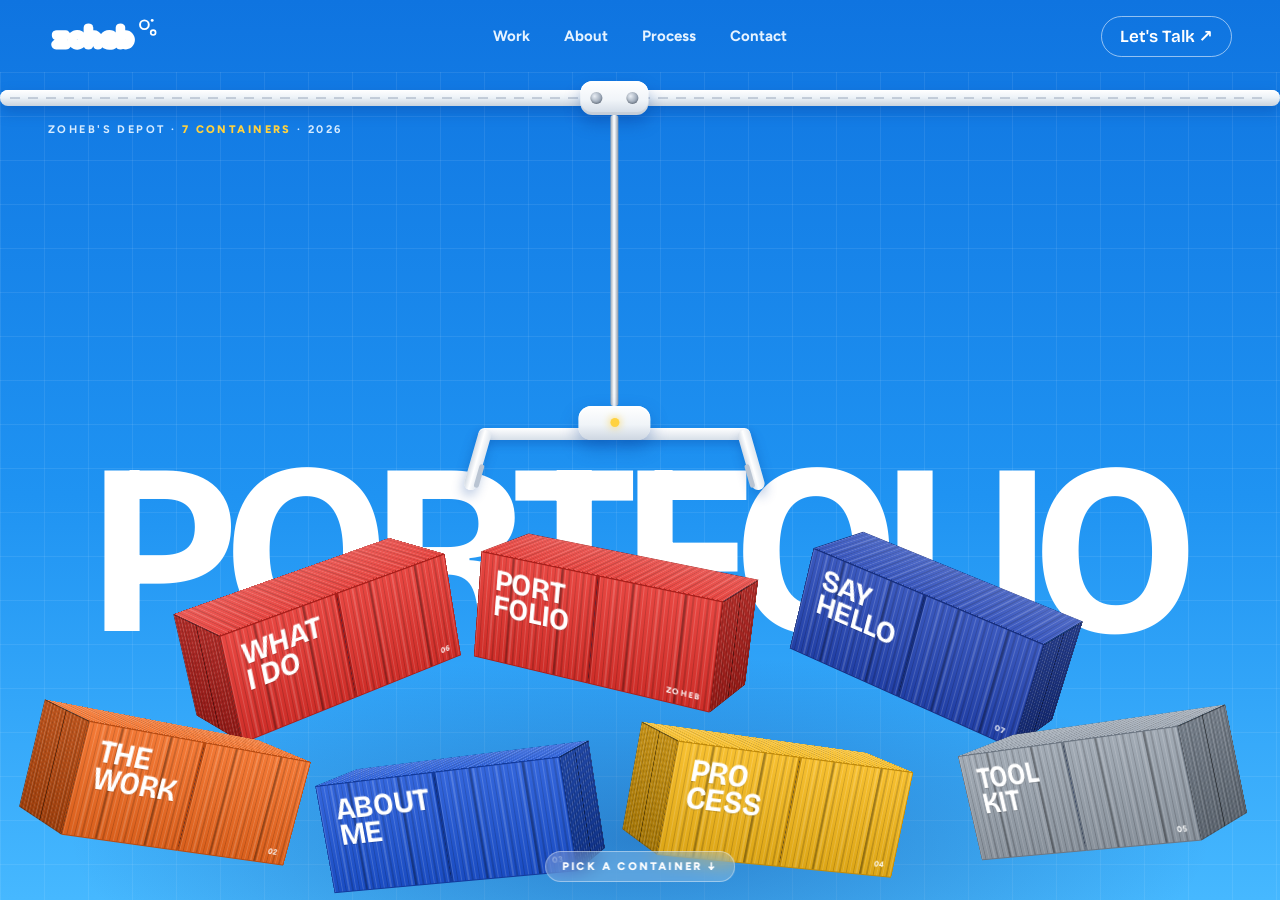
<file: index.html>
<!DOCTYPE html>
<html lang="en">
<head>
<meta charset="utf-8">
<meta name="viewport" content="width=device-width, initial-scale=1">
<title>Zoheb Ahmed · The Portfolio Depot</title>
<meta name="description" content="Zoheb Ahmed, MBA marketing graduate. A pile of shipping containers, each holding a piece of the portfolio.">
<meta property="og:title" content="Zoheb Ahmed · The Portfolio Depot">
<meta property="og:description" content="MBA marketing graduate. Click a container, the claw does the rest.">
<meta property="og:url" content="https://zohebahmed08.github.io/">
<meta property="og:type" content="website">
<link rel="icon" href="data:image/svg+xml,%3Csvg xmlns='http://www.w3.org/2000/svg' viewBox='0 0 64 64'%3E%3Crect width='64' height='64' rx='16' fill='%231f93f2'/%3E%3Ctext x='32' y='45' text-anchor='middle' font-family='Arial Rounded MT Bold,Arial,sans-serif' font-weight='700' font-size='40' fill='%23fff'%3Ez%3C/text%3E%3Ccircle cx='50' cy='14' r='5' fill='none' stroke='%23ffd23f' stroke-width='3'/%3E%3C/svg%3E">
<!-- Fontshare (loads when self-hosted; blocked on hosts that only allow Google Fonts) -->
<link rel="stylesheet" href="https://api.fontshare.com/v2/css?f[]=clash-display@600,700&f[]=cabinet-grotesk@400,500,700,800&display=swap">
<link rel="preconnect" href="https://fonts.googleapis.com">
<link rel="preconnect" href="https://fonts.gstatic.com" crossorigin>
<link rel="stylesheet" href="https://fonts.googleapis.com/css2?family=Bricolage+Grotesque:opsz,wght@12..96,600;12..96,700;12..96,800&family=Figtree:wght@400;500;700;800&family=Fredoka:wght@700&family=Instrument+Serif:ital@1&display=swap">
<style>
/* ---------- registered properties (animatable lengths/angles) ---------- */
@property --x   { syntax: '<length>'; inherits: false; initial-value: 0px; }
@property --y   { syntax: '<length>'; inherits: false; initial-value: 0px; }
@property --w   { syntax: '<length>'; inherits: true;  initial-value: 240px; }
@property --h   { syntax: '<length>'; inherits: true;  initial-value: 103px; }
@property --d   { syntax: '<length>'; inherits: true;  initial-value: 96px; }
@property --rx  { syntax: '<angle>';  inherits: false; initial-value: 0deg; }
@property --ry  { syntax: '<angle>';  inherits: false; initial-value: 0deg; }
@property --rz  { syntax: '<angle>';  inherits: false; initial-value: 0deg; }
@property --lift{ syntax: '<length>'; inherits: false; initial-value: 0px; }
@property --cx  { syntax: '<length>'; inherits: true;  initial-value: 0px; }
@property --hy  { syntax: '<length>'; inherits: true;  initial-value: 110px; }
@property --span{ syntax: '<length>'; inherits: true;  initial-value: 250px; }
@property --fl  { syntax: '<length>'; inherits: true;  initial-value: 56px; }

:root{
  --ease: cubic-bezier(.55,0,.25,1);
  --spring: cubic-bezier(.34,1.56,.64,1);
  --display: 'Clash Display','Bricolage Grotesque',system-ui,sans-serif;
  --body: 'Cabinet Grotesk','Figtree',system-ui,sans-serif;
  --serif: 'Instrument Serif',Georgia,serif;
  --yellow:#ffd23f;
  --pad:48px;
}
*{box-sizing:border-box}
html,body{margin:0;height:100%}
body{
  font-family:var(--body);
  color:#fff;
  overflow-x:hidden;
  background:linear-gradient(180deg,#0f74e0 0%,#1f93f2 55%,#46b8ff 100%) fixed;
  -webkit-font-smoothing:antialiased;
}
button{font:inherit;color:inherit}

/* ---------- nav ---------- */
.nav{
  height:72px; padding:0 var(--pad);
  display:grid; grid-template-columns:1fr auto 1fr; align-items:center;
}
.logo{display:block;width:112px;line-height:0;text-decoration:none}
.logo svg{width:100%;height:auto;filter:invert(1);mix-blend-mode:screen;display:block}
.links{display:flex;gap:6px;list-style:none;margin:0;padding:0}
.links button{
  background:none;border:0;cursor:pointer;
  font:700 15px/1 var(--body); color:#e6f3ff;
  padding:10px 14px;border-radius:999px;
  transition:background .2s,color .2s;
}
.links button:hover{background:rgba(255,255,255,.14);color:#fff}
.links button[aria-current="true"]{background:rgba(255,255,255,.2);color:#fff}
.links button:focus-visible,.talk:focus-visible,.logo:focus-visible{outline:3px solid var(--yellow);outline-offset:2px}
.talk{
  justify-self:end;white-space:nowrap;
  font:600 17px/1 var(--display); color:#fff; text-decoration:none;
  padding:11px 18px;border-radius:999px;border:1.5px solid rgba(255,255,255,.55);
  transition:background .2s,color .2s;
}
.talk:hover{background:#fff;color:#0f74e0}

/* ---------- stage ---------- */
.stage{
  position:relative; overflow:hidden;
  height:calc(100vh - 72px); height:calc(100svh - 72px); min-height:560px;
}
.stage::before{ /* blueprint grid */
  content:"";position:absolute;inset:0;pointer-events:none;
  background-image:
    linear-gradient(rgba(255,255,255,.08) 1px,transparent 1px),
    linear-gradient(90deg,rgba(255,255,255,.08) 1px,transparent 1px);
  background-size:44px 44px;
}
.backword{
  position:absolute;left:0;right:0;top:58%;transform:translateY(-50%);
  margin:0;text-align:center;pointer-events:none;user-select:none;
  font:700 clamp(90px,19vw,330px)/1 var(--display);letter-spacing:-.04em;
  color:#fff;white-space:nowrap;z-index:0;
}
.depot{
  position:absolute;left:var(--pad);top:52px;z-index:3;margin:0;
  font:700 11px/1 var(--body);letter-spacing:.22em;color:#d7ecff;
}
.depot b{color:var(--yellow);font-weight:800}
.floor{ /* soft shadow under the heap */
  position:absolute;left:5%;right:5%;bottom:-8%;height:38%;pointer-events:none;z-index:1;
  background:radial-gradient(ellipse at 50% 60%,rgba(8,50,130,.38),transparent 70%);
}
.hint{
  position:absolute;left:50%;bottom:18px;transform:translateX(-50%);z-index:900;
  margin:0;padding:9px 16px;border-radius:999px;
  font:800 11px/1 var(--body);letter-spacing:.2em;white-space:nowrap;
  background:rgba(255,255,255,.2);border:1px solid rgba(255,255,255,.4);
  -webkit-backdrop-filter:blur(10px);backdrop-filter:blur(10px);
  pointer-events:none;
}

/* ---------- rail + claw ---------- */
.claw{position:absolute;inset:0;pointer-events:none;z-index:800}
.rail{
  position:absolute;left:0;right:0;top:18px;height:16px;border-radius:8px;
  background:linear-gradient(180deg,#ffffff 0%,#eef3f8 45%,#c9d3de 100%);
  box-shadow:0 6px 14px rgba(6,60,150,.35),inset 0 1px 0 #fff;
}
.rail::after{
  content:"";position:absolute;left:10px;right:10px;top:7px;height:2px;
  background:repeating-linear-gradient(90deg,rgba(90,110,140,.28) 0 10px,transparent 10px 18px);
}
.trolley{
  position:absolute;left:0;top:0;width:0;height:0;
  transform:translateX(var(--cx));
  transition:--cx var(--dur,0ms) var(--ease),--hy var(--dur,0ms) var(--ease),
             --span var(--dur,0ms) var(--ease),--fl var(--dur,0ms) var(--ease);
}
.carriage{
  position:absolute;left:-34px;top:9px;width:68px;height:34px;border-radius:12px;
  background:linear-gradient(180deg,#fff 0%,#f1f5f9 55%,#cfd8e3 100%);
  box-shadow:0 8px 16px rgba(6,60,150,.35),inset 0 2px 0 #fff,inset 0 -3px 0 rgba(0,0,0,.06);
}
.carriage i{
  position:absolute;top:11px;width:12px;height:12px;border-radius:50%;
  background:radial-gradient(circle at 35% 35%,#e9eef4,#8d9aab 70%);
  box-shadow:inset 0 -1px 2px rgba(0,0,0,.25);
}
.carriage i:first-child{left:10px}.carriage i:last-child{right:10px}
.rod{
  position:absolute;left:-4px;top:43px;width:8px;
  height:max(0px,calc(var(--hy) - 34px - 43px));
  background:linear-gradient(90deg,#9aa6b4 0%,#ffffff 45%,#e3e9f0 60%,#8a96a5 100%);
  border-radius:3px;
}
.head{
  position:absolute;left:-36px;top:calc(var(--hy) - 34px);width:72px;height:34px;border-radius:13px;
  background:linear-gradient(180deg,#fff 0%,#f0f4f8 55%,#cdd6e1 100%);
  box-shadow:0 8px 18px rgba(6,60,150,.35),inset 0 2px 0 #fff;
}
.head::after{ /* little status light */
  content:"";position:absolute;left:50%;top:12px;width:9px;height:9px;margin-left:-4.5px;border-radius:50%;
  background:var(--yellow);box-shadow:0 0 8px var(--yellow);
}
.finger{position:absolute;top:calc(var(--hy) - 12px);width:calc(var(--span) / 2);height:12px}
.finger.l{right:0}
.finger.r{left:0}
.arm{
  position:absolute;inset:0;border-radius:6px;
  background:linear-gradient(180deg,#fff,#d7dfe8);
  box-shadow:0 4px 10px rgba(6,60,150,.3);
}
.tip{
  position:absolute;top:2px;width:13px;height:var(--fl);border-radius:7px 7px 8px 8px;
  background:linear-gradient(90deg,#d2dae4,#fff 45%,#dfe6ee);
  box-shadow:0 6px 12px rgba(6,60,150,.3);
  transform-origin:50% 4px;
  transition:transform .38s var(--spring);
}
.finger.l .tip{left:0}
.finger.r .tip{right:0}
.tip::after{ /* inward-facing pad */
  content:"";position:absolute;bottom:4px;width:5px;height:38%;border-radius:3px;background:#b9c4d2;
}
.finger.l .tip::after{right:-2px}
.finger.r .tip::after{left:-2px}
.claw.open .finger.l .tip{transform:rotate(16deg)}
.claw.open .finger.r .tip{transform:rotate(-16deg)}

/* ---------- containers ---------- */
.box{
  --c:#e5322d; --dk:#a91f1b; --accent:var(--c);
  --rib:calc(var(--w) * .03);
  --ribs:repeating-linear-gradient(90deg,
     rgba(255,255,255,.17) 0 calc(var(--rib) * .16),
     rgba(255,255,255,0) calc(var(--rib) * .16) calc(var(--rib) * .5),
     rgba(0,0,0,.17) calc(var(--rib) * .5) calc(var(--rib) * .7),
     rgba(0,0,0,0) calc(var(--rib) * .7) var(--rib));
  position:absolute;left:0;top:0;
  width:var(--w);height:var(--h);
  transform-style:preserve-3d;
  transform:
    translate(calc(var(--x) - var(--w) / 2), calc(var(--y) - var(--h) / 2 + var(--lift)))
    perspective(1500px)
    rotateX(var(--rx)) rotateY(var(--ry)) rotateZ(var(--rz));
  transition:
    --x var(--dur,0ms) var(--ease), --y var(--dur,0ms) var(--ease),
    --w var(--dur,0ms) var(--ease), --h var(--dur,0ms) var(--ease), --d var(--dur,0ms) var(--ease),
    --rx var(--dur,0ms) var(--ease), --ry var(--dur,0ms) var(--ease), --rz var(--dur,0ms) var(--ease),
    --lift .25s var(--ease);
  cursor:pointer;
}
.box.held{cursor:default}
.box:not(.held):hover,.box:not(.held):focus-within{--lift:-10px}

.face{position:absolute;left:0;top:0;backface-visibility:hidden;-webkit-backface-visibility:hidden}
.f-front{width:var(--w);height:var(--h);transform:translateZ(calc(var(--d) / 2));transform-style:preserve-3d;backface-visibility:visible;pointer-events:none}
.f-front > *{pointer-events:auto}
.f-back{width:var(--w);height:var(--h);transform:rotateY(180deg) translateZ(calc(var(--d) / 2));
  background:linear-gradient(rgba(0,0,0,.22),rgba(0,0,0,.22)),var(--ribs),var(--c);border:1px solid var(--dk)}
.f-end{width:var(--d);height:var(--h);left:calc((var(--w) - var(--d)) / 2);
  background:
    linear-gradient(90deg,transparent 48.5%,rgba(0,0,0,.4) 48.5% 51.5%,transparent 51.5%),
    linear-gradient(180deg,rgba(255,255,255,.06),rgba(0,0,0,.14)),
    var(--ribs),var(--dk);
  border:1px solid rgba(0,0,0,.35)}
.f-left{transform:rotateY(-90deg) translateZ(calc(var(--w) / 2))}
.f-right{transform:rotateY(90deg) translateZ(calc(var(--w) / 2))}
.f-top,.f-bottom{width:var(--w);height:var(--d);top:calc((var(--h) - var(--d)) / 2);border:1px solid var(--dk)}
.f-top{transform:rotateX(90deg) translateZ(calc(var(--h) / 2));
  background:linear-gradient(rgba(255,255,255,.2),rgba(255,255,255,.1)),var(--ribs),var(--c)}
.f-bottom{transform:rotateX(-90deg) translateZ(calc(var(--h) / 2));
  background:linear-gradient(rgba(0,0,0,.35),rgba(0,0,0,.35)),var(--c)}

/* interior wall + content */
.inner{
  position:absolute;inset:0;transform:translateZ(-3px);
  border:calc(var(--h) * .04) solid var(--dk);
  background:
    repeating-linear-gradient(90deg,rgba(255,255,255,.035) 0 calc(var(--rib) * .2),transparent calc(var(--rib) * .2) var(--rib)),
    radial-gradient(ellipse at 50% 35%,#17295a 0%,#0b1633 72%);
  box-shadow:inset 0 0 calc(var(--h) * .22) rgba(0,0,0,.65);
  display:grid;place-items:center;text-align:center;
  padding:5% 8%;
  font-size:calc(var(--h) * .066);
  color:#dfe7f5;
}
.content{opacity:0;transition:opacity .35s ease;max-width:34em}
.box.open .content{opacity:1;transition:opacity .45s ease .3s}
.kicker{margin:0 0 .55em;font:800 .62em/1 var(--body);letter-spacing:.2em;color:var(--accent)}
.content h2{margin:0 0 .4em;font:600 2.05em/1 var(--display);letter-spacing:-.02em;color:#fff;outline:none}
.content h2 em{font:italic 400 1.12em/1 var(--serif);color:var(--accent);letter-spacing:0}
.content p{margin:0;font-size:.92em;line-height:1.42;color:#d6e0f1}
.list{list-style:none;margin:0;padding:0;font-size:.9em;line-height:1.35;text-align:left;display:inline-grid;gap:.38em}
.list b{color:#fff;font-weight:800}
.list span{color:#aebbd3}
.list .n{color:var(--accent);font-weight:800;margin-right:.35em}
.chips{display:flex;flex-wrap:wrap;justify-content:center;gap:.42em;margin:0;padding:0;list-style:none}
.chips li{font:700 .8em/1 var(--body);padding:.5em .95em;border-radius:999px;border:1px solid rgba(255,255,255,.28);background:rgba(255,255,255,.07);color:#fff}
.mail{
  display:inline-block;margin-top:.85em;padding:.62em 1.15em;border-radius:999px;
  background:var(--c);color:#fff;text-decoration:none;font:800 .82em/1 var(--body);letter-spacing:.01em;
  box-shadow:0 .3em .9em rgba(0,0,0,.35);
}
.mail:hover{filter:brightness(1.12)}
.addr{margin:.5em 0 0 !important;font-size:.78em !important;color:#aebbd3 !important;user-select:all}
.socials{margin:.45em 0 0 !important;display:flex;gap:1.1em;justify-content:center;font-size:.8em !important}
.socials a{color:#fff;font-weight:800;text-decoration:none;border-bottom:1px solid rgba(255,255,255,.35)}
.socials a:hover{border-color:#fff}
.list.work a{display:block;color:inherit;text-decoration:none;padding:.18em .5em;margin:0 -.5em;border-radius:.4em;transition:background .2s}
.list.work a:hover{background:rgba(255,255,255,.08)}
.list.work a:focus-visible{outline:2px solid var(--yellow)}
.list.work i{font-style:normal;color:var(--accent);font-weight:800;margin-left:.2em}
.note{margin-top:.55em !important;font-size:.68em !important;letter-spacing:.14em;text-transform:uppercase;color:#8fa0bf !important;font-weight:700}
.socials a:focus-visible{outline:2px solid var(--yellow);outline-offset:3px}
.mail:focus-visible{outline:2px solid var(--yellow);outline-offset:3px}

/* doors */
.door{position:absolute;top:0;width:calc(var(--w) / 2);height:100%;transform-style:preserve-3d;
  transition:transform .45s var(--ease)}
.door.l{left:0;transform-origin:0 50%}
.door.r{right:0;transform-origin:100% 50%}
.box.open .door{transition:transform .75s cubic-bezier(.3,1.35,.5,1)}
.box.open .door.l{transform:rotateY(-122deg)}
.box.open .door.r{transform:rotateY(122deg)}
.door .out,.door .in{position:absolute;inset:0;backface-visibility:hidden;-webkit-backface-visibility:hidden}
.door .out{
  overflow:hidden;
  background:
    linear-gradient(90deg,transparent 27%,rgba(0,0,0,.22) 27% 29.5%,transparent 29.5% 70.5%,rgba(0,0,0,.22) 70.5% 73%,transparent 73%),
    linear-gradient(180deg,rgba(255,255,255,.1),rgba(0,0,0,.1)),
    var(--ribs),var(--c);
  border:1px solid var(--dk);
}
.door.l .out{border-right:calc(var(--w) * .006 + 1px) solid var(--dk)}
.door.r .out{border-left:calc(var(--w) * .006 + 1px) solid var(--dk)}
.door .in{transform:rotateY(180deg);
  background:linear-gradient(rgba(0,0,0,.28),rgba(0,0,0,.28)),var(--ribs),var(--dk);border:1px solid rgba(0,0,0,.4)}
.lbl{
  position:absolute;top:calc(var(--h) * .11);left:calc(var(--w) * .065);
  margin:0;white-space:nowrap;pointer-events:none;
  font:700 calc(var(--h) * var(--lk,.28))/.84 var(--display);letter-spacing:-.01em;
  text-transform:uppercase;color:#fff;
  text-shadow:0 1px 0 rgba(0,0,0,.12);
}
.door.r .lbl{left:calc(var(--w) * .065 - var(--w) / 2)}
.tag{
  position:absolute;right:calc(var(--w) * .035);bottom:calc(var(--h) * .07);
  font:800 calc(var(--h) * .075)/1 var(--body);letter-spacing:.2em;color:rgba(255,255,255,.9);
}
.hit{
  position:absolute;inset:0;transform:translateZ(2px);
  background:transparent;border:0;padding:0;margin:0;cursor:pointer;border-radius:2px;
}
.hit:focus-visible{outline:3px solid var(--yellow);outline-offset:calc(var(--h) * -.06)}
.box.open .hit{pointer-events:none}

/* ---------- phones ---------- */
@media (max-width:700px){
  :root{--pad:14px}
  .nav{height:auto;padding:10px var(--pad) 6px;grid-template-columns:1fr auto;row-gap:6px}
  .logo{width:92px}
  .nav > nav{grid-column:1 / -1;grid-row:2}
  .links{justify-content:center;gap:0}
  .links button{padding:9px 12px}
  .talk{grid-column:2;grid-row:1;font-size:15px;padding:9px 14px}
  .stage{height:calc(100vh - 104px);height:calc(100svh - 104px);min-height:600px}
  .depot,.hint{display:none}
  .box{--lk:.25}
  .inner{padding:3% 6%}
  .list.work span{display:none}
  .content .addr{display:none}
  .content h2{margin-bottom:.3em}
}

/* ---------- reduced motion ---------- */
@media (prefers-reduced-motion: reduce){
  .box,.trolley,.door,.box.open .door,.tip,.content,.box.open .content,.links button,.talk{transition:none !important}
}
.sr{position:absolute;width:1px;height:1px;overflow:hidden;clip:rect(0 0 0 0);white-space:nowrap}
</style>
</head>
<body>

<header class="nav">
  <a class="logo" href="#" aria-label="Zoheb, home">
    <!-- Bubbly logo: drawn black-on-white, shown white on blue via invert + screen -->
    <svg viewBox="0 0 230 84" role="img" aria-hidden="true">
      <rect width="230" height="84" fill="#fff"/>
      <g font-family="Fredoka, 'Arial Rounded MT Bold', 'Varela Round', sans-serif" font-weight="700" font-size="60">
        <text x="10" y="64" fill="#000" stroke="#000" stroke-width="9" stroke-linejoin="round" paint-order="stroke">zoheb</text>
      </g>
      <circle cx="198" cy="18" r="9" fill="none" stroke="#000" stroke-width="4"/>
      <circle cx="216" cy="34" r="5" fill="none" stroke="#000" stroke-width="3.5"/>
      <circle cx="214" cy="9" r="3" fill="#000"/>
    </svg>
  </a>
  <nav aria-label="Sections">
    <ul class="links">
      <li><button type="button" data-go="1">Work</button></li>
      <li><button type="button" data-go="2">About</button></li>
      <li><button type="button" data-go="3">Process</button></li>
      <li><button type="button" data-go="6">Contact</button></li>
    </ul>
  </nav>
  <a class="talk" href="mailto:zohebahmed893@gmail.com" title="zohebahmed893@gmail.com">Let's Talk ↗</a>
</header>

<main class="stage" id="stage">
  <h1 class="sr">Zoheb Ahmed · Portfolio</h1>
  <p class="backword" aria-hidden="true">PORTFOLIO</p>
  <p class="depot" aria-hidden="true">ZOHEB'S DEPOT · <b>7 CONTAINERS</b> · 2026</p>
  <div class="floor" aria-hidden="true"></div>
  <div id="pile"></div>
  <div class="claw open" id="claw" aria-hidden="true">
    <div class="rail"></div>
    <div class="trolley" id="trolley">
      <div class="carriage"><i></i><i></i></div>
      <div class="rod"></div>
      <div class="finger l"><div class="arm"></div><div class="tip"></div></div>
      <div class="finger r"><div class="arm"></div><div class="tip"></div></div>
      <div class="head"></div>
    </div>
  </div>
  <p class="hint" aria-hidden="true">PICK A CONTAINER ↓</p>
  <p class="sr" id="live" aria-live="polite"></p>
</main>

<script>
(() => {
  /* ---------------- content ---------------- */
  const EMAIL = 'zohebahmed893@gmail.com';
  const BOXES = [
    { c:'#e5322d', dk:'#a91f1b', l:['Port','folio'], tag:'ZOHEB', name:'Portfolio',
      html:`<p class="kicker">01 / HELLO</p>
        <h2>Hi, I'm <em>Zoheb.</em></h2>
        <p>An MBA marketing graduate with a curious mind, turning customer insight into brands people remember. Every container in the pile holds a piece of my work.</p>` },
    { c:'#f26a1f', dk:'#b84a10', l:['The','work'], tag:'02', name:'The work',
      html:`<p class="kicker">02 / SELECTED WORK</p>
        <h2>The <em>work.</em></h2>
        <ul class="list work">
          <li><a href="work/pav-bhaji-repositioning.html"><b>Brand repositioning plan</b> <span>· a pav bhaji chain levels up</span> <i>→</i></a></li>
          <li><a href="work/filter-coffee-gtm.html"><b>Go-to-market playbook</b> <span>· launching a filter-coffee kit</span> <i>→</i></a></li>
          <li><a href="work/cafe-instagram-audit.html"><b>Campaign audit</b> <span>· a café's Instagram, fixed</span> <i>→</i></a></li>
        </ul>
        <p class="note">Concept case studies · tap one to read</p>` },
    { c:'#1d55d8', dk:'#123a9c', accent:'#5b8cff', l:['About','me'], tag:'03', name:'About me',
      html:`<p class="kicker">03 / ABOUT ME</p>
        <h2>A little <em>about</em> me.</h2>
        <p>BTech CSE turned MBA marketer: I used to debug code, now I debug funnels. I run on coffee (no strong opinions before cup two) and pav bhaji (extra butter, zero regrets). Ask me why a midnight pav bhaji queue beats most marketing textbooks.</p>` },
    { c:'#f6b919', dk:'#c08a0a', l:['Pro','cess'], tag:'04', name:'Process',
      html:`<p class="kicker">04 / PROCESS</p>
        <h2>How I <em>work.</em></h2>
        <ul class="list">
          <li><span class="n">01</span><b>Listen</b> <span>· start with the customer and the brief</span></li>
          <li><span class="n">02</span><b>Plan</b> <span>· research, positioning and the right channels</span></li>
          <li><span class="n">03</span><b>Launch &amp; learn</b> <span>· ship it, read the numbers, improve</span></li>
        </ul>` },
    { c:'#97a1ad', dk:'#6c7682', accent:'#b9c2cd', l:['Tool','kit'], tag:'05', name:'Toolkit',
      html:`<p class="kicker">05 / TOOLKIT</p>
        <h2>What's in the <em>box.</em></h2>
        <ul class="chips"><li>Google Analytics</li><li>Meta Ads Manager</li><li>SEO</li><li>Canva</li><li>Excel</li><li>SQL</li></ul>` },
    { c:'#e5322d', dk:'#a91f1b', accent:'#ff5a54', l:['What','I do'], tag:'06', name:'What I do',
      html:`<p class="kicker">06 / WHAT I DO</p>
        <h2>What I <em>do.</em></h2>
        <ul class="chips"><li>Brand strategy</li><li>Performance marketing</li><li>Marketing analytics</li><li>Content &amp; SEO</li></ul>` },
    { c:'#2546b8', dk:'#172f80', accent:'#6f8cff', l:['Say','hello'], tag:'07', name:'Say hello',
      html:`<p class="kicker">07 / SAY HELLO</p>
        <h2>Got an <em>idea?</em></h2>
        <p>Have a project in mind, a half-formed idea, or just want to say hi?</p>
        <a class="mail" href="mailto:${EMAIL}?subject=Hello%20Zoheb">✉ Email me</a>
        <p class="addr">${EMAIL}</p>
        <p class="socials"><a href="https://www.linkedin.com/in/zoheb8/" target="_blank" rel="noopener">LinkedIn ↗</a><a href="https://github.com/zohebahmed08" target="_blank" rel="noopener">GitHub ↗</a></p>` },
  ];
  // x, y (fractions of stage), rotateX, rotateY, rotateZ
  const PILE_D = [[.48,.66,-14,-24,6],[.13,.86,-16,28,16],[.36,.90,-12,-20,-10],[.60,.88,-14,24,12],[.86,.86,-16,-30,-14],[.25,.68,-14,30,-12],[.73,.68,-14,-26,16]];
  const PILE_M = [[.50,.64,-14,-22,5],[.17,.91,-16,26,12],[.50,.93,-12,-18,-8],[.84,.90,-14,22,10],[.20,.77,-16,-26,-10],[.52,.79,-14,26,-9],[.82,.76,-14,-24,12]];

  const KEYS = ['', 'work', 'about', 'process', 'toolkit', 'services', 'contact'];
  /* ---------------- refs + helpers ---------------- */
  const stage = document.getElementById('stage');
  const pileEl = document.getElementById('pile');
  const claw = document.getElementById('claw');
  const trolley = document.getElementById('trolley');
  const live = document.getElementById('live');
  const navBtns = [...document.querySelectorAll('[data-go]')];
  const RM = matchMedia('(prefers-reduced-motion: reduce)');
  const MOB = matchMedia('(max-width: 700px)');
  const px = v => v.toFixed(2) + 'px';
  const frame = () => new Promise(r => requestAnimationFrame(() => requestAnimationFrame(r)));
  const T = ms => RM.matches ? frame() : new Promise(r => setTimeout(r, ms));
  const D = ms => RM.matches ? 0 : ms;

  /* ---------------- build containers ---------------- */
  const els = BOXES.map((b, i) => {
    const el = document.createElement('div');
    el.className = 'box';
    el.style.setProperty('--c', b.c);
    el.style.setProperty('--dk', b.dk);
    if (b.accent) el.style.setProperty('--accent', b.accent);
    const lbl = `<p class="lbl">${b.l[0]}<br>${b.l[1]}</p>`;
    const hid = `box-h-${i}`;
    el.innerHTML = `
      <div class="face f-back"></div>
      <div class="face f-end f-left"></div>
      <div class="face f-end f-right"></div>
      <div class="face f-top"></div>
      <div class="face f-bottom"></div>
      <div class="face f-front">
        <section class="inner" inert aria-labelledby="${hid}"><div class="content">${b.html}</div></section>
        <div class="door l" aria-hidden="true"><div class="out">${lbl}</div><div class="in"></div></div>
        <div class="door r" aria-hidden="true"><div class="out">${lbl}<span class="tag">${b.tag}</span></div><div class="in"></div></div>
        <button class="hit" type="button" aria-expanded="false" aria-label="Open the ${b.name} container"></button>
      </div>`;
    const h2 = el.querySelector('h2');
    h2.id = hid; h2.tabIndex = -1;
    el.addEventListener('click', () => { if (held !== i || !isOpen) request(i, true); });
    pileEl.appendChild(el);
    return el;
  });

  /* ---------------- geometry ---------------- */
  let G;
  function measure() {
    const sw = stage.clientWidth, sh = stage.clientHeight, mob = MOB.matches;
    let W, H, Dp, scale;
    if (mob) { W = Math.min(170, sw * .38); H = W * .6;  Dp = W * .56; scale = 2.4; }
    else     { W = Math.max(200, Math.min(310, sw * .2)); H = W * .43; Dp = W * .4; scale = 1.95; }
    const liftTop = 92;
    scale = Math.min(scale, (sw * .94) / W, (sh * .42) / H);
    const pile = (mob ? PILE_M : PILE_D).map(([fx, fy, rx, ry, rz]) => ({ x: fx * sw, y: fy * sh, rx, ry, rz }));
    const minTop = Math.min(...pile.map(p => p.y - H / 2));
    G = { sw, sh, W, H, Dp, scale, liftTop, pile,
          safeY: Math.max(liftTop, minTop - H * .9 - 24),
          lift: { x: sw / 2, w: W * scale, h: H * scale, d: Dp * scale, rx: -7, ry: -11, rz: 0 } };
    G.lift.y = liftTop + G.lift.h / 2;
  }
  function pilePose(i) { const p = G.pile[i]; return { ...p, w: G.W, h: G.H, d: G.Dp }; }

  function setBox(i, p, ms) {
    const s = els[i].style;
    s.setProperty('--dur', D(ms) + 'ms');
    s.setProperty('--x', px(p.x)); s.setProperty('--y', px(p.y));
    s.setProperty('--w', px(p.w)); s.setProperty('--h', px(p.h)); s.setProperty('--d', px(p.d));
    s.setProperty('--rx', p.rx + 'deg'); s.setProperty('--ry', p.ry + 'deg'); s.setProperty('--rz', p.rz + 'deg');
  }
  const clawState = { x: 0, hy: 110, span: 260, fl: 60 };
  function setClaw(p, ms) {
    Object.assign(clawState, p);
    const s = trolley.style;
    s.setProperty('--dur', D(ms) + 'ms');
    s.setProperty('--cx', px(clawState.x)); s.setProperty('--hy', px(clawState.hy));
    s.setProperty('--span', px(clawState.span)); s.setProperty('--fl', px(clawState.fl));
  }
  const grip = (w, h) => ({ span: w * 1.06, fl: h * .56 });
  const openFingers = on => claw.classList.toggle('open', on);
  function zOf(i) { els[i].style.zIndex = held === i ? 700 : 10 + Math.round(G.pile[i].y); }

  /* ---------------- doors ---------------- */
  function setOpen(i, on) {
    const el = els[i];
    el.classList.toggle('open', on);
    el.classList.toggle('held', held === i);
    el.querySelector('.inner').inert = !on;
    const hit = el.querySelector('.hit');
    hit.setAttribute('aria-expanded', on);
    hit.tabIndex = on ? -1 : 0;
    navBtns.forEach(b => b.setAttribute('aria-current', on && +b.dataset.go === i ? 'true' : 'false'));
  }

  /* ---------------- pick sequence ---------------- */
  let held = null, isOpen = false, busy = false, pending = null, pendingFocus = false, dirty = false;
  function request(i, focus) { pending = i; pendingFocus = !!focus; if (!busy) pump(); }
  async function pump() {
    busy = true;
    while (pending !== null) { const t = pending, f = pendingFocus; pending = null; await pick(t, f); }
    busy = false;
    if (dirty) { dirty = false; relayout(); }
  }
  async function pick(i, focus) {
    if (held === i) {
      if (!isOpen) { setOpen(i, true); isOpen = true; await T(750); }
      if (focus) els[i].querySelector('h2').focus({ preventScroll: true });
      return;
    }
    // 1. put the current box back
    if (held !== null) {
      const h = held;
      setOpen(h, false); isOpen = false;
      await T(450);
      const p = pilePose(h);
      setClaw({ x: p.x, hy: p.y - G.H / 2, ...grip(G.W, G.H) }, 850);
      setBox(h, p, 850);
      await T(850);
      openFingers(true);
      held = null; els[h].classList.remove('held'); zOf(h);
      await T(240);
    }
    const p = pilePose(i);
    // 2. travel
    openFingers(true);
    setClaw({ x: p.x, hy: G.safeY, ...grip(G.W, G.H) }, 750);
    await T(750);
    // 3. drop
    setClaw({ hy: p.y - G.H / 2 }, 560);
    await T(560);
    // 4. grip
    openFingers(false);
    await T(240);
    held = i; zOf(i); els[i].classList.add('held');
    // 5. lift + grow + straighten
    const L = G.lift;
    setClaw({ x: L.x, hy: G.liftTop, ...grip(L.w, L.h) }, 950);
    setBox(i, L, 950);
    await T(950);
    // 6. doors
    setOpen(i, true); isOpen = true;
    live.textContent = BOXES[i].name + ' container open';
    try { history.replaceState(null, '', KEYS[i] ? '#' + KEYS[i] : location.pathname); } catch (e) {}
    await T(750);
    // 7. focus
    if (focus) els[i].querySelector('h2').focus({ preventScroll: true });
  }

  /* ---------------- layout / resize ---------------- */
  function relayout() {
    measure();
    els.forEach((_, i) => { if (i !== held) { setBox(i, pilePose(i), 0); } zOf(i); });
    if (held !== null) {
      setBox(held, G.lift, 0);
      setClaw({ x: G.lift.x, hy: G.liftTop, ...grip(G.lift.w, G.lift.h) }, 0);
    } else {
      setClaw({ x: G.sw / 2, hy: G.safeY, ...grip(G.W, G.H) }, 0);
    }
  }
  let rt;
  addEventListener('resize', () => {
    clearTimeout(rt);
    rt = setTimeout(() => { if (busy) dirty = true; else relayout(); }, 120);
  });

  navBtns.forEach(b => b.addEventListener('click', () => request(+b.dataset.go, true)));
  document.querySelector('.logo').addEventListener('click', e => { e.preventDefault(); request(0, true); });
  addEventListener('keydown', e => { if (e.key === 'Escape') request(0, true); });

  /* ---------------- start ---------------- */
  measure();
  els.forEach((_, i) => { setBox(i, pilePose(i), 0); zOf(i); });
  setClaw({ x: G.sw / 2, hy: G.safeY, ...grip(G.W, G.H) }, 0);
  const fromHash = KEYS.indexOf(location.hash.slice(1));
  setTimeout(() => request(fromHash > 0 ? fromHash : 0, false), 500);
  addEventListener('hashchange', () => { const k = KEYS.indexOf(location.hash.slice(1)); if (k >= 0) request(k, false); });
})();
</script>
</body>
</html>
</file>
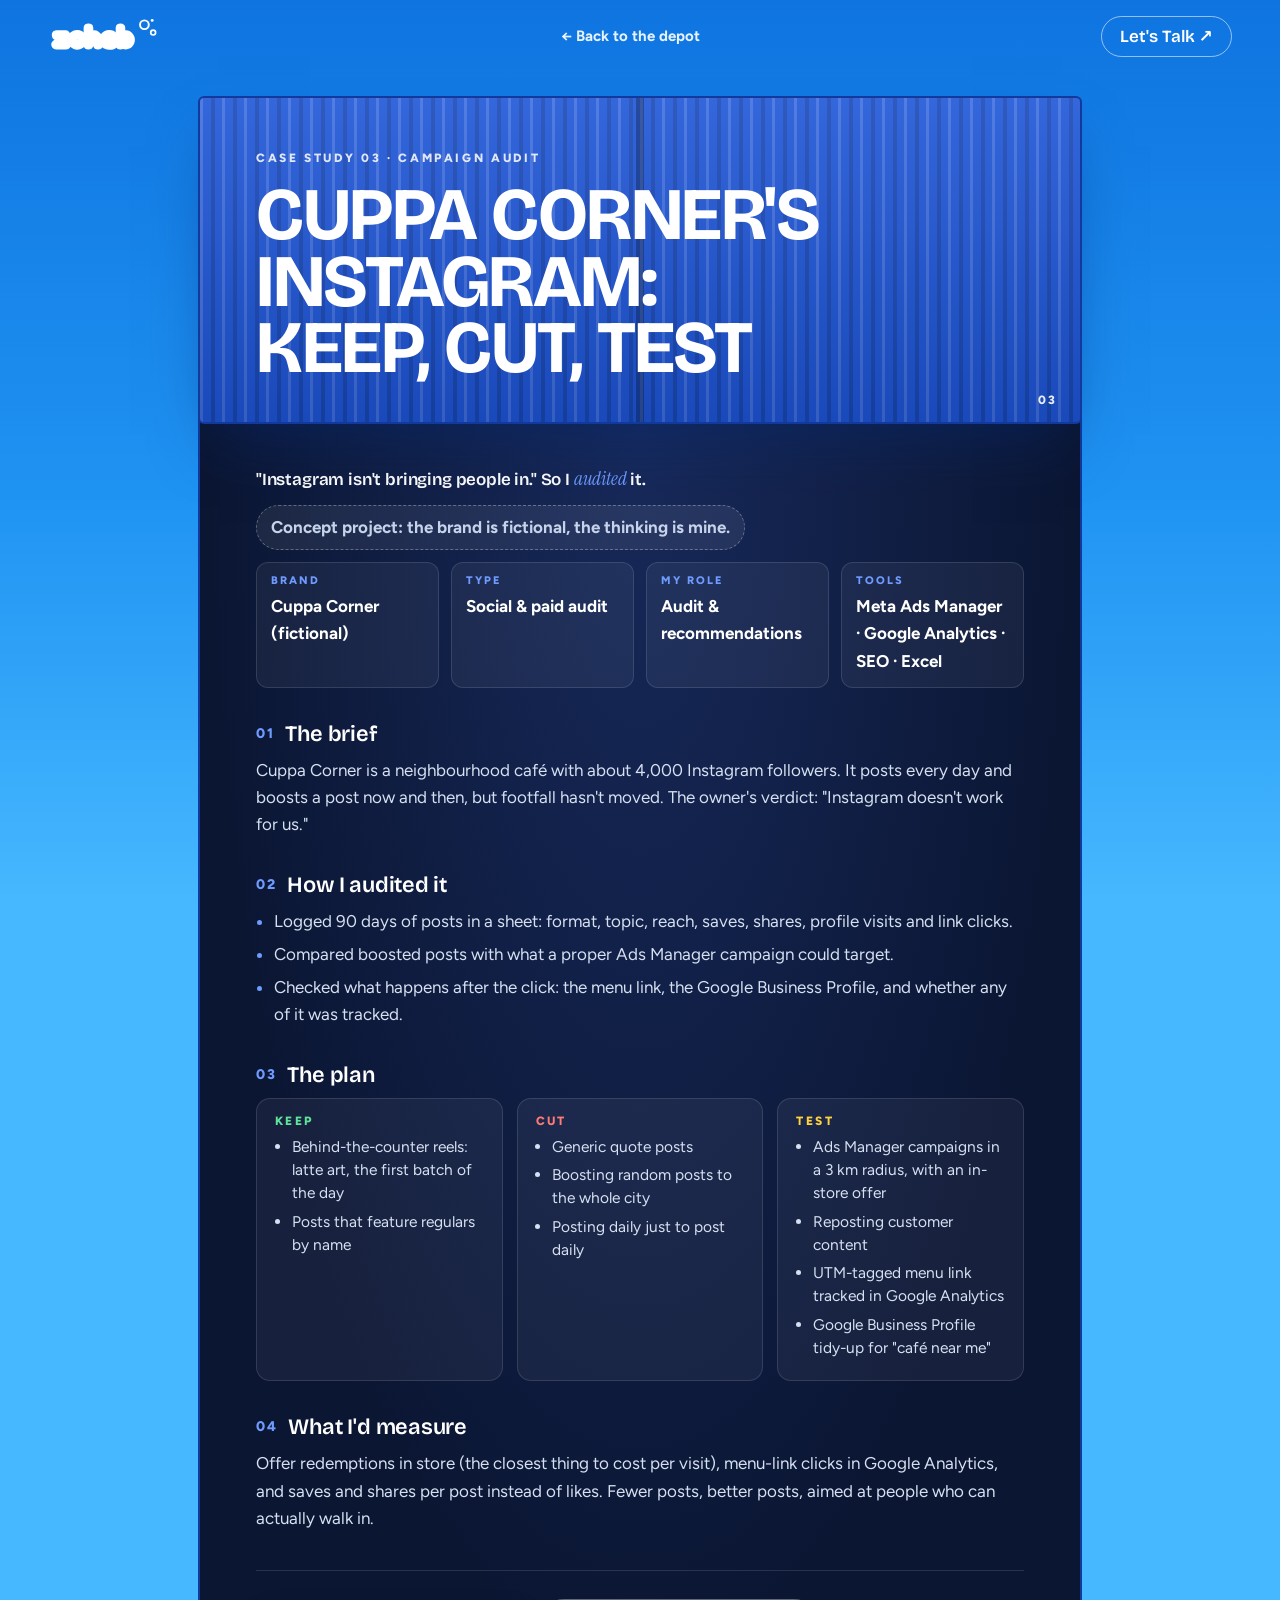
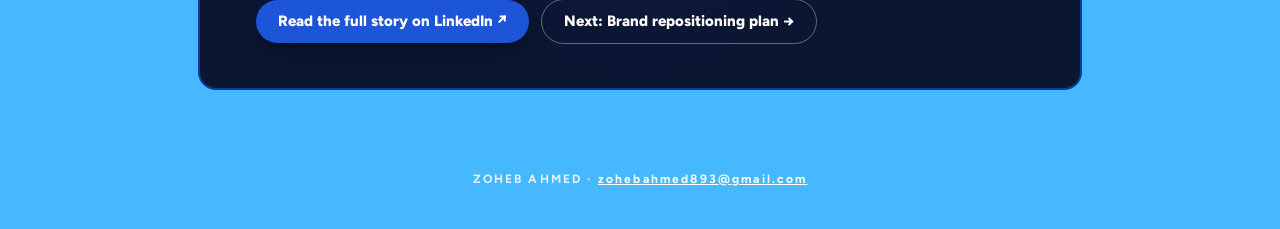
<file: work/cafe-instagram-audit.html>
<!DOCTYPE html>
<html lang="en">
<head>
<meta charset="utf-8">
<meta name="viewport" content="width=device-width, initial-scale=1">
<title>Campaign audit · Zoheb Ahmed</title>
<meta name="description" content="Concept case study: auditing a fictional neighbourhood café's Instagram and Meta ads, and turning it into a keep / cut / test plan.">
<meta property="og:title" content="Campaign audit: Cuppa Corner's Instagram: keep, cut, test">
<meta property="og:description" content="Concept case study: auditing a fictional neighbourhood café's Instagram and Meta ads, and turning it into a keep / cut / test plan.">
<meta property="og:url" content="https://zohebahmed08.github.io/work/cafe-instagram-audit.html">
<meta property="og:type" content="article">
<link rel="icon" href="data:image/svg+xml,%3Csvg xmlns='http://www.w3.org/2000/svg' viewBox='0 0 64 64'%3E%3Crect width='64' height='64' rx='16' fill='%231f93f2'/%3E%3Ctext x='32' y='45' text-anchor='middle' font-family='Arial Rounded MT Bold,Arial,sans-serif' font-weight='700' font-size='40' fill='%23fff'%3Ez%3C/text%3E%3Ccircle cx='50' cy='14' r='5' fill='none' stroke='%23ffd23f' stroke-width='3'/%3E%3C/svg%3E">
<link rel="stylesheet" href="https://api.fontshare.com/v2/css?f[]=clash-display@600,700&f[]=cabinet-grotesk@400,500,700,800&display=swap">
<link rel="stylesheet" href="https://fonts.googleapis.com/css2?family=Bricolage+Grotesque:opsz,wght@12..96,600;12..96,700&family=Figtree:wght@400;500;700;800&family=Fredoka:wght@700&family=Instrument+Serif:ital@1&display=swap">
<link rel="stylesheet" href="case.css">
</head>
<body style="--c:#1d55d8;--dk:#123a9c;--accent:#6f9bff;--ink:#fff">
<header class="nav">
  <a class="logo" href="../" aria-label="Zoheb, home"><svg viewBox="0 0 230 84" aria-hidden="true"><rect width="230" height="84" fill="#fff"/><text x="10" y="64" font-family="Fredoka, 'Arial Rounded MT Bold', sans-serif" font-weight="700" font-size="60" fill="#000" stroke="#000" stroke-width="9" stroke-linejoin="round" paint-order="stroke">zoheb</text><circle cx="198" cy="18" r="9" fill="none" stroke="#000" stroke-width="4"/><circle cx="216" cy="34" r="5" fill="none" stroke="#000" stroke-width="3.5"/><circle cx="214" cy="9" r="3" fill="#000"/></svg></a>
  <a class="back" href="../#work">← Back<span class="wide"> to the depot</span></a>
  <a class="talk" href="mailto:zohebahmed893@gmail.com" title="zohebahmed893@gmail.com">Let's Talk ↗</a>
</header>
<main>
  <section class="door-hero">
    <p class="kicker">CASE STUDY 03 · CAMPAIGN AUDIT</p>
    <h1>Cuppa Corner's Instagram: keep, cut, test</h1>
    <span class="tag" aria-hidden="true">03</span>
  </section>
  <article class="inside">
    <p class="lede">"Instagram isn't bringing people in." So I <em>audited</em> it.</p>
    <p class="concept">Concept project: the brand is fictional, the thinking is mine.</p>
    <ul class="meta"><li><span>BRAND</span>Cuppa Corner (fictional)</li><li><span>TYPE</span>Social & paid audit</li><li><span>MY ROLE</span>Audit & recommendations</li><li><span>TOOLS</span>Meta Ads Manager · Google Analytics · SEO · Excel</li></ul>
    
<h2><span class="n">01</span>The brief</h2>
<p>Cuppa Corner is a neighbourhood café with about 4,000 Instagram followers. It posts every day and boosts a post now and then, but footfall hasn't moved. The owner's verdict: "Instagram doesn't work for us."</p>

<h2><span class="n">02</span>How I audited it</h2>
<ul class="dots">
  <li>Logged 90 days of posts in a sheet: format, topic, reach, saves, shares, profile visits and link clicks.</li>
  <li>Compared boosted posts with what a proper Ads Manager campaign could target.</li>
  <li>Checked what happens after the click: the menu link, the Google Business Profile, and whether any of it was tracked.</li>
</ul>

<h2><span class="n">03</span>The plan</h2>
<div class="kct">
  <div class="k"><h3>KEEP</h3><ul><li>Behind-the-counter reels: latte art, the first batch of the day</li><li>Posts that feature regulars by name</li></ul></div>
  <div class="c"><h3>CUT</h3><ul><li>Generic quote posts</li><li>Boosting random posts to the whole city</li><li>Posting daily just to post daily</li></ul></div>
  <div class="t"><h3>TEST</h3><ul><li>Ads Manager campaigns in a 3 km radius, with an in-store offer</li><li>Reposting customer content</li><li>UTM-tagged menu link tracked in Google Analytics</li><li>Google Business Profile tidy-up for "café near me"</li></ul></div>
</div>

<h2><span class="n">04</span>What I'd measure</h2>
<p>Offer redemptions in store (the closest thing to cost per visit), menu-link clicks in Google Analytics, and saves and shares per post instead of likes. Fewer posts, better posts, aimed at people who can actually walk in.</p>

    <div class="cta">
      <!-- EDIT: replace this href with the LinkedIn post URL for this case study -->
      <a class="btn primary" href="https://www.linkedin.com/in/zoheb8/recent-activity/all/" target="_blank" rel="noopener">Read the full story on LinkedIn ↗</a>
      <a class="btn ghost" href="pav-bhaji-repositioning.html">Next: Brand repositioning plan →</a>
    </div>
  </article>
</main>
<footer>ZOHEB AHMED · <a href="mailto:zohebahmed893@gmail.com">zohebahmed893@gmail.com</a></footer>
</body>
</html>
</file>
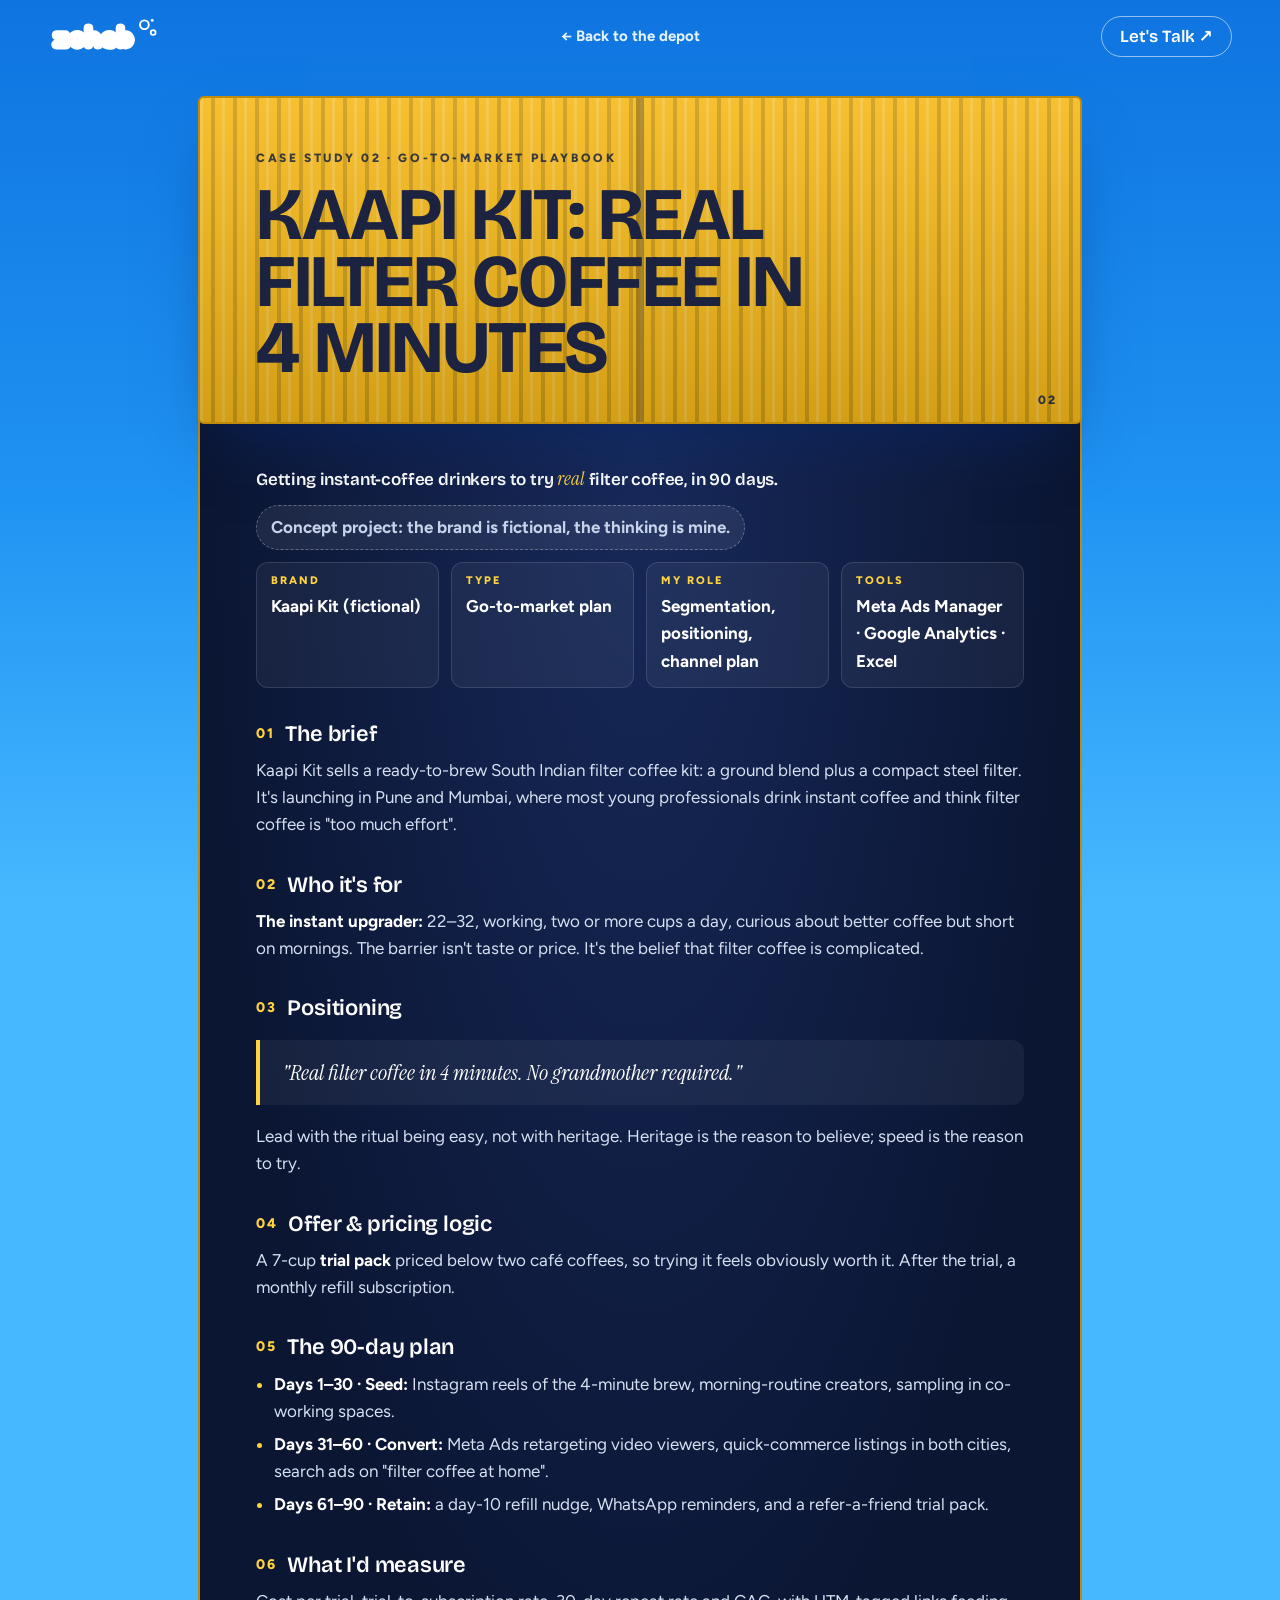
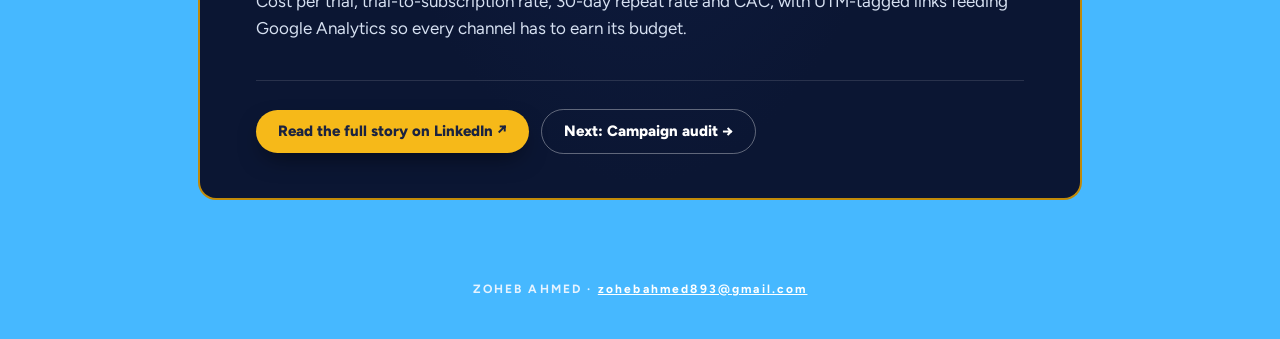
<file: work/filter-coffee-gtm.html>
<!DOCTYPE html>
<html lang="en">
<head>
<meta charset="utf-8">
<meta name="viewport" content="width=device-width, initial-scale=1">
<title>Go-to-market playbook · Zoheb Ahmed</title>
<meta name="description" content="Concept case study: a 90-day go-to-market plan for a fictional D2C filter-coffee kit aimed at instant-coffee drinkers.">
<meta property="og:title" content="Go-to-market playbook: Kaapi Kit: real filter coffee in 4 minutes">
<meta property="og:description" content="Concept case study: a 90-day go-to-market plan for a fictional D2C filter-coffee kit aimed at instant-coffee drinkers.">
<meta property="og:url" content="https://zohebahmed08.github.io/work/filter-coffee-gtm.html">
<meta property="og:type" content="article">
<link rel="icon" href="data:image/svg+xml,%3Csvg xmlns='http://www.w3.org/2000/svg' viewBox='0 0 64 64'%3E%3Crect width='64' height='64' rx='16' fill='%231f93f2'/%3E%3Ctext x='32' y='45' text-anchor='middle' font-family='Arial Rounded MT Bold,Arial,sans-serif' font-weight='700' font-size='40' fill='%23fff'%3Ez%3C/text%3E%3Ccircle cx='50' cy='14' r='5' fill='none' stroke='%23ffd23f' stroke-width='3'/%3E%3C/svg%3E">
<link rel="stylesheet" href="https://api.fontshare.com/v2/css?f[]=clash-display@600,700&f[]=cabinet-grotesk@400,500,700,800&display=swap">
<link rel="stylesheet" href="https://fonts.googleapis.com/css2?family=Bricolage+Grotesque:opsz,wght@12..96,600;12..96,700&family=Figtree:wght@400;500;700;800&family=Fredoka:wght@700&family=Instrument+Serif:ital@1&display=swap">
<link rel="stylesheet" href="case.css">
</head>
<body style="--c:#f6b919;--dk:#c08a0a;--accent:#ffd23f;--ink:#1b2340">
<header class="nav">
  <a class="logo" href="../" aria-label="Zoheb, home"><svg viewBox="0 0 230 84" aria-hidden="true"><rect width="230" height="84" fill="#fff"/><text x="10" y="64" font-family="Fredoka, 'Arial Rounded MT Bold', sans-serif" font-weight="700" font-size="60" fill="#000" stroke="#000" stroke-width="9" stroke-linejoin="round" paint-order="stroke">zoheb</text><circle cx="198" cy="18" r="9" fill="none" stroke="#000" stroke-width="4"/><circle cx="216" cy="34" r="5" fill="none" stroke="#000" stroke-width="3.5"/><circle cx="214" cy="9" r="3" fill="#000"/></svg></a>
  <a class="back" href="../#work">← Back<span class="wide"> to the depot</span></a>
  <a class="talk" href="mailto:zohebahmed893@gmail.com" title="zohebahmed893@gmail.com">Let's Talk ↗</a>
</header>
<main>
  <section class="door-hero">
    <p class="kicker">CASE STUDY 02 · GO-TO-MARKET PLAYBOOK</p>
    <h1>Kaapi Kit: real filter coffee in 4 minutes</h1>
    <span class="tag" aria-hidden="true">02</span>
  </section>
  <article class="inside">
    <p class="lede">Getting instant-coffee drinkers to try <em>real</em> filter coffee, in 90 days.</p>
    <p class="concept">Concept project: the brand is fictional, the thinking is mine.</p>
    <ul class="meta"><li><span>BRAND</span>Kaapi Kit (fictional)</li><li><span>TYPE</span>Go-to-market plan</li><li><span>MY ROLE</span>Segmentation, positioning, channel plan</li><li><span>TOOLS</span>Meta Ads Manager · Google Analytics · Excel</li></ul>
    
<h2><span class="n">01</span>The brief</h2>
<p>Kaapi Kit sells a ready-to-brew South Indian filter coffee kit: a ground blend plus a compact steel filter. It's launching in Pune and Mumbai, where most young professionals drink instant coffee and think filter coffee is "too much effort".</p>

<h2><span class="n">02</span>Who it's for</h2>
<p><b>The instant upgrader:</b> 22–32, working, two or more cups a day, curious about better coffee but short on mornings. The barrier isn't taste or price. It's the belief that filter coffee is complicated.</p>

<h2><span class="n">03</span>Positioning</h2>
<div class="quote">"Real filter coffee in 4 minutes. No grandmother required."</div>
<p>Lead with the ritual being easy, not with heritage. Heritage is the reason to believe; speed is the reason to try.</p>

<h2><span class="n">04</span>Offer & pricing logic</h2>
<p>A 7-cup <b>trial pack</b> priced below two café coffees, so trying it feels obviously worth it. After the trial, a monthly refill subscription.</p>

<h2><span class="n">05</span>The 90-day plan</h2>
<ul class="dots">
  <li><b>Days 1–30 · Seed:</b> Instagram reels of the 4-minute brew, morning-routine creators, sampling in co-working spaces.</li>
  <li><b>Days 31–60 · Convert:</b> Meta Ads retargeting video viewers, quick-commerce listings in both cities, search ads on "filter coffee at home".</li>
  <li><b>Days 61–90 · Retain:</b> a day-10 refill nudge, WhatsApp reminders, and a refer-a-friend trial pack.</li>
</ul>

<h2><span class="n">06</span>What I'd measure</h2>
<p>Cost per trial, trial-to-subscription rate, 30-day repeat rate and CAC, with UTM-tagged links feeding Google Analytics so every channel has to earn its budget.</p>

    <div class="cta">
      <!-- EDIT: replace this href with the LinkedIn post URL for this case study -->
      <a class="btn primary" href="https://www.linkedin.com/in/zoheb8/recent-activity/all/" target="_blank" rel="noopener">Read the full story on LinkedIn ↗</a>
      <a class="btn ghost" href="cafe-instagram-audit.html">Next: Campaign audit →</a>
    </div>
  </article>
</main>
<footer>ZOHEB AHMED · <a href="mailto:zohebahmed893@gmail.com">zohebahmed893@gmail.com</a></footer>
</body>
</html>
</file>
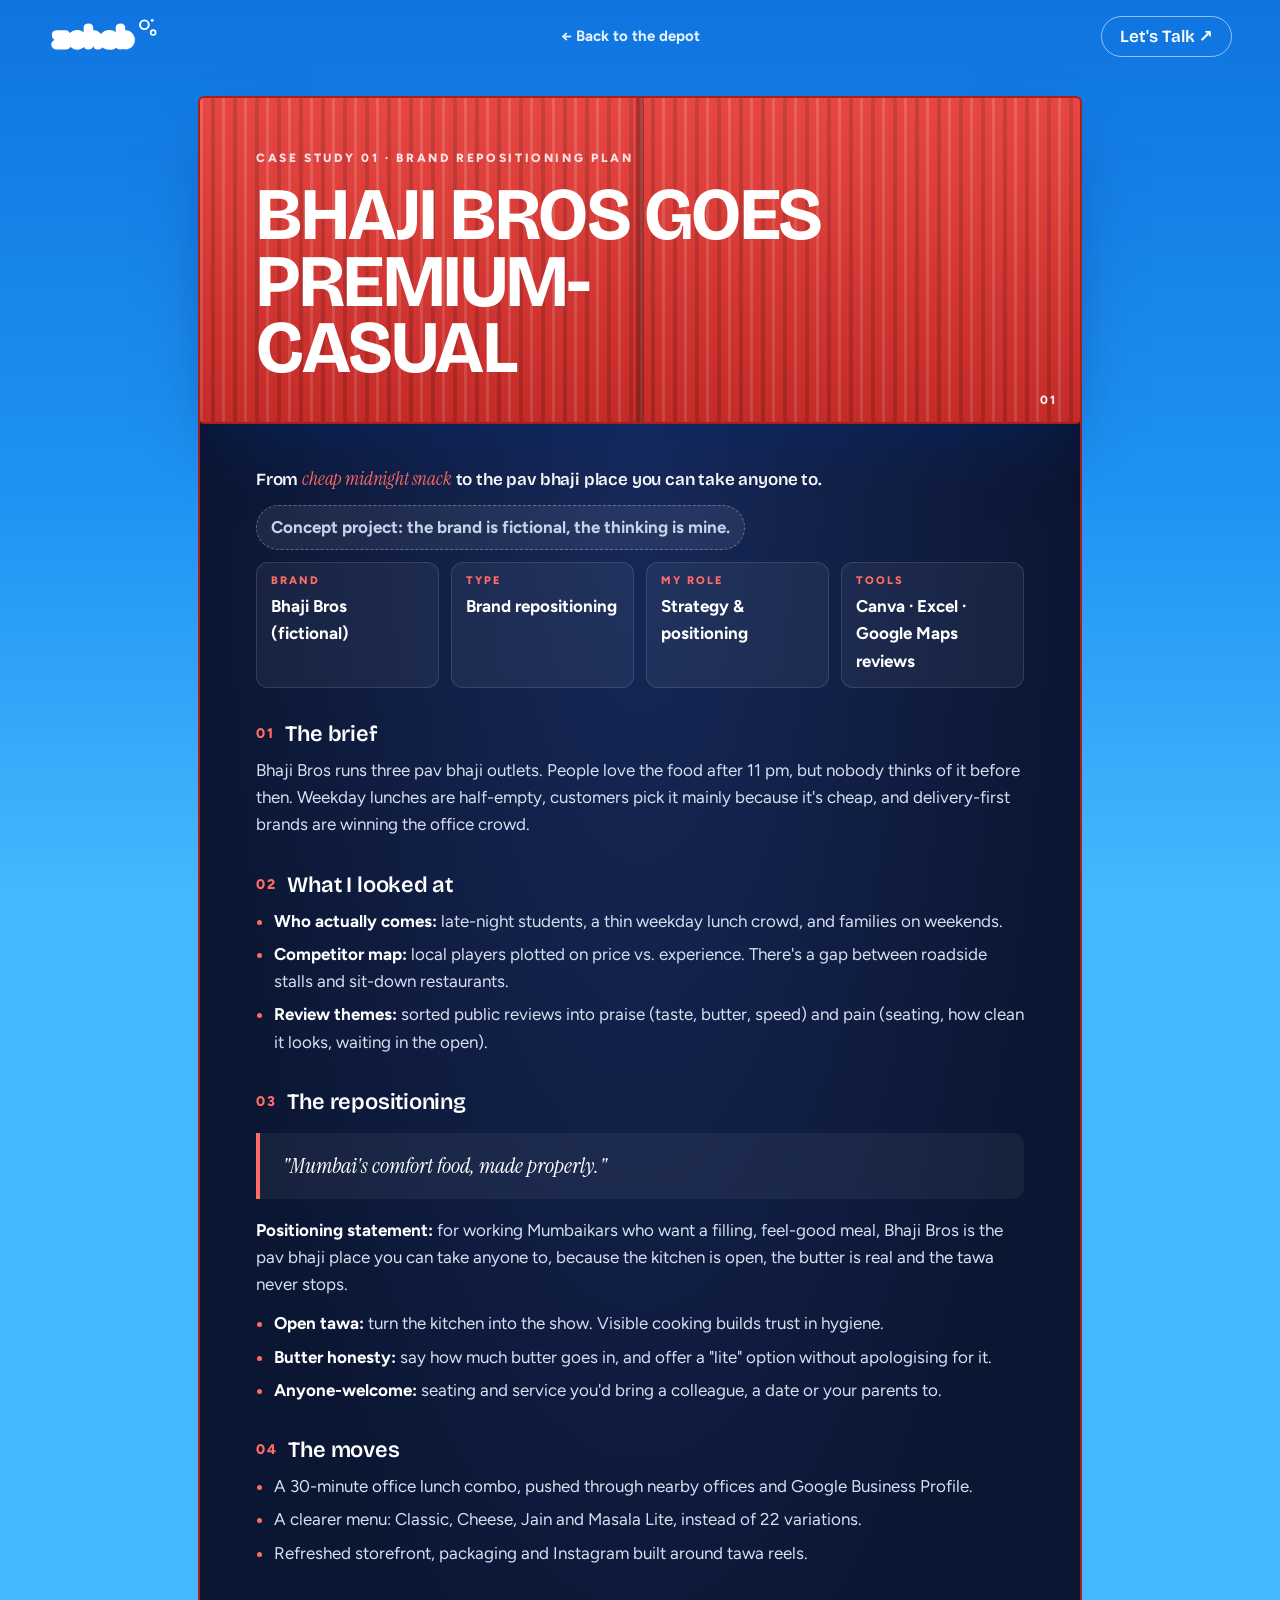
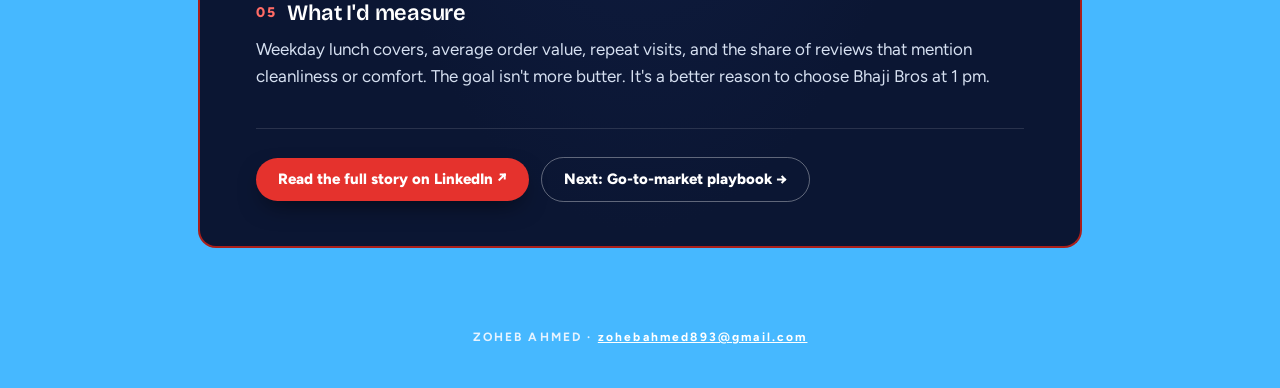
<file: work/pav-bhaji-repositioning.html>
<!DOCTYPE html>
<html lang="en">
<head>
<meta charset="utf-8">
<meta name="viewport" content="width=device-width, initial-scale=1">
<title>Brand repositioning plan · Zoheb Ahmed</title>
<meta name="description" content="Concept case study: repositioning a fictional pav bhaji chain from cheap late-night snack to a comfort-food brand you can take anyone to.">
<meta property="og:title" content="Brand repositioning plan: Bhaji Bros goes premium-casual">
<meta property="og:description" content="Concept case study: repositioning a fictional pav bhaji chain from cheap late-night snack to a comfort-food brand you can take anyone to.">
<meta property="og:url" content="https://zohebahmed08.github.io/work/pav-bhaji-repositioning.html">
<meta property="og:type" content="article">
<link rel="icon" href="data:image/svg+xml,%3Csvg xmlns='http://www.w3.org/2000/svg' viewBox='0 0 64 64'%3E%3Crect width='64' height='64' rx='16' fill='%231f93f2'/%3E%3Ctext x='32' y='45' text-anchor='middle' font-family='Arial Rounded MT Bold,Arial,sans-serif' font-weight='700' font-size='40' fill='%23fff'%3Ez%3C/text%3E%3Ccircle cx='50' cy='14' r='5' fill='none' stroke='%23ffd23f' stroke-width='3'/%3E%3C/svg%3E">
<link rel="stylesheet" href="https://api.fontshare.com/v2/css?f[]=clash-display@600,700&f[]=cabinet-grotesk@400,500,700,800&display=swap">
<link rel="stylesheet" href="https://fonts.googleapis.com/css2?family=Bricolage+Grotesque:opsz,wght@12..96,600;12..96,700&family=Figtree:wght@400;500;700;800&family=Fredoka:wght@700&family=Instrument+Serif:ital@1&display=swap">
<link rel="stylesheet" href="case.css">
</head>
<body style="--c:#e5322d;--dk:#a91f1b;--accent:#ff6b65;--ink:#fff">
<header class="nav">
  <a class="logo" href="../" aria-label="Zoheb, home"><svg viewBox="0 0 230 84" aria-hidden="true"><rect width="230" height="84" fill="#fff"/><text x="10" y="64" font-family="Fredoka, 'Arial Rounded MT Bold', sans-serif" font-weight="700" font-size="60" fill="#000" stroke="#000" stroke-width="9" stroke-linejoin="round" paint-order="stroke">zoheb</text><circle cx="198" cy="18" r="9" fill="none" stroke="#000" stroke-width="4"/><circle cx="216" cy="34" r="5" fill="none" stroke="#000" stroke-width="3.5"/><circle cx="214" cy="9" r="3" fill="#000"/></svg></a>
  <a class="back" href="../#work">← Back<span class="wide"> to the depot</span></a>
  <a class="talk" href="mailto:zohebahmed893@gmail.com" title="zohebahmed893@gmail.com">Let's Talk ↗</a>
</header>
<main>
  <section class="door-hero">
    <p class="kicker">CASE STUDY 01 · BRAND REPOSITIONING PLAN</p>
    <h1>Bhaji Bros goes premium-casual</h1>
    <span class="tag" aria-hidden="true">01</span>
  </section>
  <article class="inside">
    <p class="lede">From <em>cheap midnight snack</em> to the pav bhaji place you can take anyone to.</p>
    <p class="concept">Concept project: the brand is fictional, the thinking is mine.</p>
    <ul class="meta"><li><span>BRAND</span>Bhaji Bros (fictional)</li><li><span>TYPE</span>Brand repositioning</li><li><span>MY ROLE</span>Strategy & positioning</li><li><span>TOOLS</span>Canva · Excel · Google Maps reviews</li></ul>
    
<h2><span class="n">01</span>The brief</h2>
<p>Bhaji Bros runs three pav bhaji outlets. People love the food after 11 pm, but nobody thinks of it before then. Weekday lunches are half-empty, customers pick it mainly because it's cheap, and delivery-first brands are winning the office crowd.</p>

<h2><span class="n">02</span>What I looked at</h2>
<ul class="dots">
  <li><b>Who actually comes:</b> late-night students, a thin weekday lunch crowd, and families on weekends.</li>
  <li><b>Competitor map:</b> local players plotted on price vs. experience. There's a gap between roadside stalls and sit-down restaurants.</li>
  <li><b>Review themes:</b> sorted public reviews into praise (taste, butter, speed) and pain (seating, how clean it looks, waiting in the open).</li>
</ul>

<h2><span class="n">03</span>The repositioning</h2>
<div class="quote">"Mumbai's comfort food, made properly."</div>
<p><b>Positioning statement:</b> for working Mumbaikars who want a filling, feel-good meal, Bhaji Bros is the pav bhaji place you can take anyone to, because the kitchen is open, the butter is real and the tawa never stops.</p>
<ul class="dots">
  <li><b>Open tawa:</b> turn the kitchen into the show. Visible cooking builds trust in hygiene.</li>
  <li><b>Butter honesty:</b> say how much butter goes in, and offer a "lite" option without apologising for it.</li>
  <li><b>Anyone-welcome:</b> seating and service you'd bring a colleague, a date or your parents to.</li>
</ul>

<h2><span class="n">04</span>The moves</h2>
<ul class="dots">
  <li>A 30-minute office lunch combo, pushed through nearby offices and Google Business Profile.</li>
  <li>A clearer menu: Classic, Cheese, Jain and Masala Lite, instead of 22 variations.</li>
  <li>Refreshed storefront, packaging and Instagram built around tawa reels.</li>
</ul>

<h2><span class="n">05</span>What I'd measure</h2>
<p>Weekday lunch covers, average order value, repeat visits, and the share of reviews that mention cleanliness or comfort. The goal isn't more butter. It's a better reason to choose Bhaji Bros at 1 pm.</p>

    <div class="cta">
      <!-- EDIT: replace this href with the LinkedIn post URL for this case study -->
      <a class="btn primary" href="https://www.linkedin.com/in/zoheb8/recent-activity/all/" target="_blank" rel="noopener">Read the full story on LinkedIn ↗</a>
      <a class="btn ghost" href="filter-coffee-gtm.html">Next: Go-to-market playbook →</a>
    </div>
  </article>
</main>
<footer>ZOHEB AHMED · <a href="mailto:zohebahmed893@gmail.com">zohebahmed893@gmail.com</a></footer>
</body>
</html>
</file>
<file: work/case.css>
:root{
  --display:'Clash Display','Bricolage Grotesque',system-ui,sans-serif;
  --body:'Cabinet Grotesk','Figtree',system-ui,sans-serif;
  --serif:'Instrument Serif',Georgia,serif;
  --yellow:#ffd23f; --pad:48px;
}
*{box-sizing:border-box}
html,body{margin:0}
html{background:#46b8ff}
body{
  font-family:var(--body);color:#fff;overflow-x:hidden;min-height:100vh;
  background:linear-gradient(180deg,#0f74e0 0%,#1f93f2 55%,#46b8ff 100%) fixed;
  -webkit-font-smoothing:antialiased;
}
body::before{
  content:"";position:fixed;inset:0;pointer-events:none;z-index:-1;
  background-image:linear-gradient(rgba(255,255,255,.08) 1px,transparent 1px),linear-gradient(90deg,rgba(255,255,255,.08) 1px,transparent 1px);
  background-size:44px 44px;
}
a:focus-visible{outline:3px solid var(--yellow);outline-offset:3px}

/* nav */
.nav{height:72px;padding:0 var(--pad);display:flex;align-items:center;justify-content:space-between;gap:16px}
.logo{display:block;width:112px;line-height:0}
.logo svg{width:100%;height:auto;filter:invert(1);mix-blend-mode:screen;display:block}
.back{font:700 15px/1 var(--body);color:#e6f3ff;text-decoration:none;padding:10px 14px;border-radius:999px}
.back:hover{background:rgba(255,255,255,.14);color:#fff}
.talk{font:600 17px/1 var(--display);color:#fff;text-decoration:none;padding:11px 18px;border-radius:999px;border:1.5px solid rgba(255,255,255,.55);white-space:nowrap}
.talk:hover{background:#fff;color:#0f74e0}

main{max-width:980px;margin:0 auto;padding:24px var(--pad) 80px}

/* container-door hero */
.door-hero{
  --rib:22px;
  position:relative;border-radius:6px;overflow:hidden;
  padding:clamp(26px,5vw,54px) clamp(22px,5vw,56px) clamp(22px,4vw,40px);
  background:
    linear-gradient(90deg,transparent 49.6%,rgba(0,0,0,.28) 49.6% 50.4%,transparent 50.4%),
    linear-gradient(180deg,rgba(255,255,255,.1),rgba(0,0,0,.14)),
    repeating-linear-gradient(90deg,rgba(255,255,255,.15) 0 3px,transparent 3px 11px,rgba(0,0,0,.16) 11px 15px,transparent 15px var(--rib)),
    var(--c);
  border:2px solid var(--dk);
  box-shadow:0 30px 60px -20px rgba(6,40,110,.55);
  color:var(--ink,#fff);
}
.door-hero .kicker{margin:0 0 18px;font:800 12px/1 var(--body);letter-spacing:.22em;color:inherit;opacity:.85}
.door-hero h1{margin:0;font:700 clamp(36px,6.4vw,74px)/.9 var(--display);letter-spacing:-.02em;text-transform:uppercase;max-width:13ch}
.door-hero .tag{position:absolute;right:22px;bottom:16px;font:800 12px/1 var(--body);letter-spacing:.22em;opacity:.9}

/* the "inside" */
.inside{
  margin-top:-6px;border-radius:0 0 18px 18px;
  background:radial-gradient(ellipse at 50% 0%,#17295a 0%,#0b1633 70%);
  border:2px solid var(--dk);border-top:0;
  padding:clamp(24px,4.5vw,48px) clamp(20px,5vw,56px) clamp(28px,4vw,44px);
  color:#d6e0f1;
}
.lede{font:600 clamp(22px,3vw,30px)/1.2 var(--display);color:#fff;margin:0 0 18px;letter-spacing:-.01em}
.lede em{font:italic 400 1.1em/1 var(--serif);color:var(--accent)}
.concept{display:inline-block;margin:0 0 28px;padding:8px 14px;border-radius:999px;background:rgba(255,255,255,.07);border:1px dashed rgba(255,255,255,.3);font:700 13px/1.3 var(--body);color:#c6d3ea}
.meta{display:grid;grid-template-columns:repeat(auto-fit,minmax(170px,1fr));gap:12px;margin:0 0 34px;padding:0;list-style:none}
.meta li{background:rgba(255,255,255,.05);border:1px solid rgba(255,255,255,.12);border-radius:12px;padding:12px 14px;font-size:15px;color:#fff;font-weight:700}
.meta li span{display:block;font:800 11px/1 var(--body);letter-spacing:.18em;color:var(--accent);margin-bottom:7px}
.inside h2{font:600 22px/1.15 var(--display);color:#fff;margin:34px 0 10px;letter-spacing:-.01em}
.inside h2 .n{color:var(--accent);margin-right:10px;font-family:var(--body);font-weight:800;font-size:14px;letter-spacing:.16em;vertical-align:3px}
.inside p,.inside li{font-size:17px;line-height:1.6}
.inside p{margin:0 0 12px}
.inside ul.dots{margin:0 0 12px;padding-left:1.1em}
.inside ul.dots li{margin-bottom:6px}
.inside ul.dots li::marker{color:var(--accent)}
.inside b{color:#fff}
.quote{margin:18px 0;padding:18px 22px;border-left:4px solid var(--accent);background:rgba(255,255,255,.05);border-radius:0 12px 12px 0;font:italic 400 22px/1.35 var(--serif);color:#fff}
.kct{display:grid;grid-template-columns:repeat(auto-fit,minmax(220px,1fr));gap:14px;margin:8px 0 12px}
.kct div{border-radius:14px;padding:16px 18px;background:rgba(255,255,255,.05);border:1px solid rgba(255,255,255,.12)}
.kct h3{margin:0 0 8px;font:800 12px/1 var(--body);letter-spacing:.2em}
.kct .k h3{color:#5fe39a}.kct .c h3{color:#ff7b74}.kct .t h3{color:var(--yellow)}
.kct ul{margin:0;padding-left:1.05em}.kct li{font-size:15.5px;line-height:1.5;margin-bottom:5px}

.cta{display:flex;flex-wrap:wrap;gap:12px;margin-top:38px;padding-top:28px;border-top:1px solid rgba(255,255,255,.12);align-items:center}
.btn{display:inline-block;padding:14px 22px;border-radius:999px;text-decoration:none;font:800 15px/1 var(--body)}
.btn.primary{background:var(--c);color:var(--ink,#fff);box-shadow:0 10px 24px -8px rgba(0,0,0,.6)}
.btn.primary:hover{filter:brightness(1.1)}
.btn.ghost{color:#fff;border:1.5px solid rgba(255,255,255,.35)}
.btn.ghost:hover{background:rgba(255,255,255,.1)}

footer{text-align:center;padding:0 var(--pad) 40px;font:700 12px/1.6 var(--body);letter-spacing:.18em;color:#e6f3ff}
footer a{color:#fff}

@media (max-width:700px){
  :root{--pad:14px}
  .logo{width:92px}
  .back{padding:9px 8px;font-size:14px}
  .talk{font-size:14px;padding:9px 12px}
  .back .wide,.door-hero .tag{display:none}
  .back{white-space:nowrap}
  .inside p,.inside li{font-size:16px}
}
</file>
